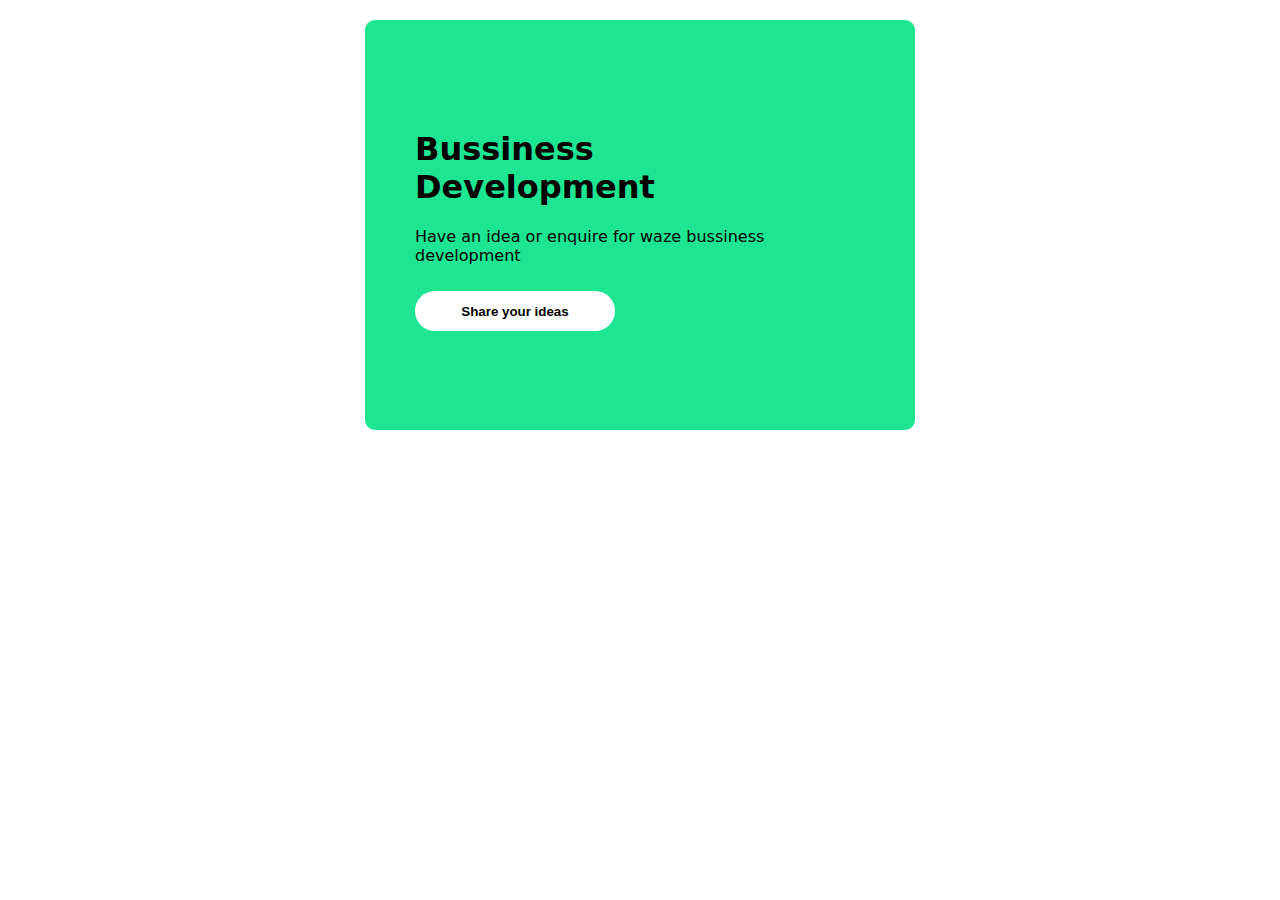
<file: css cards/1st card/index.html>
<!DOCTYPE html>
<html lang="en">
<head>
    <meta charset="UTF-8">
    <meta name="viewport" content="width=device-width, initial-scale=1.0">
    <title>Document</title>
    <link rel="stylesheet" href="style.css">
</head>
<body>
    <div class="main">
        <h1>Bussiness Development</h1>
        <p class="info">Have an idea or enquire for waze bussiness development</p>
        <button class="btn">Share your ideas</button>
    </div>
</body>
</html>
</file>
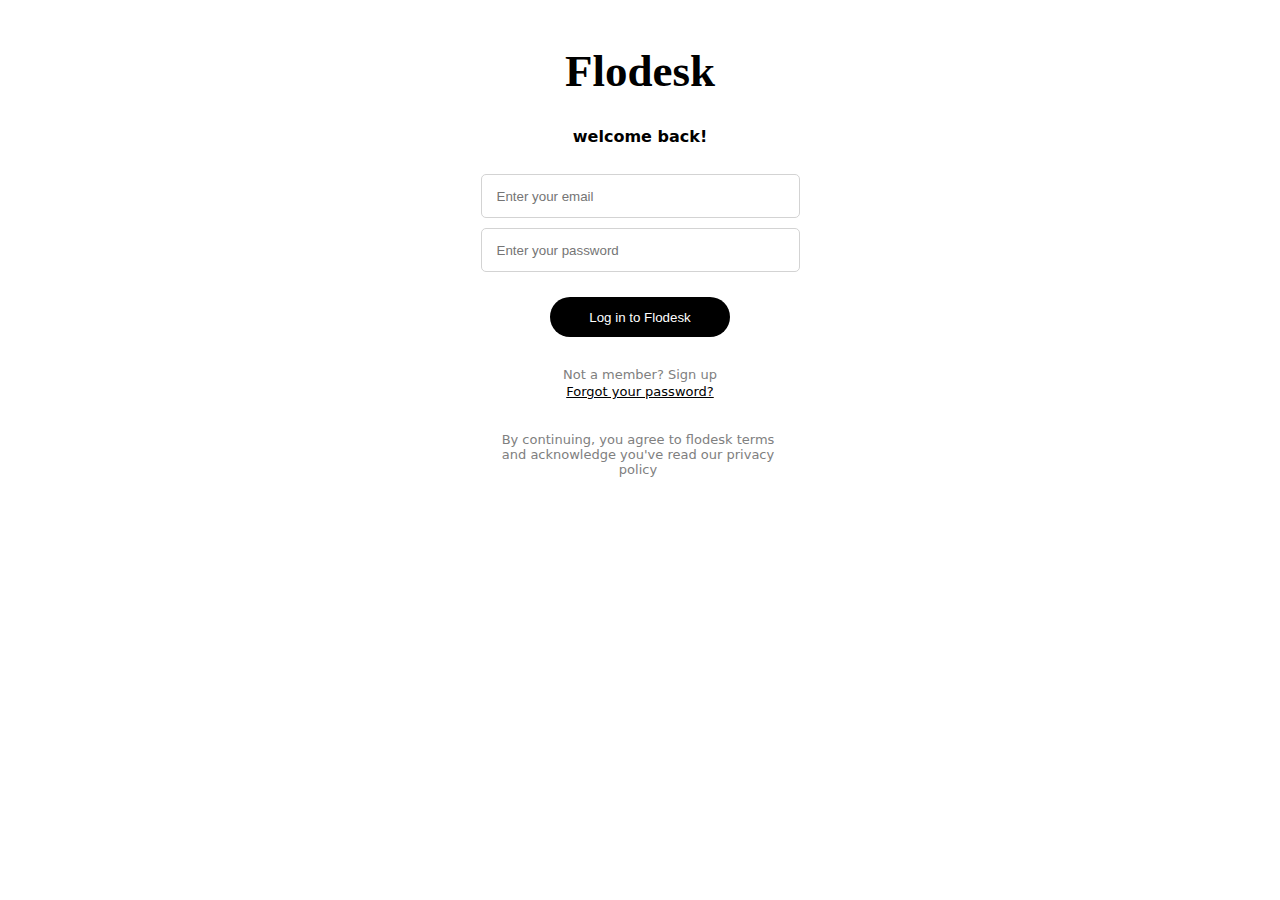
<file: css cards/4th card/index.html>
<!DOCTYPE html>
<html lang="en">
<head>
    <meta charset="UTF-8">
    <meta name="viewport" content="width=device-width, initial-scale=1.0">
    <title>Document</title>
    <link rel="stylesheet" href="style.css">
</head>
<body>
    <div class="main">

        <h1 style="font-family: GrandeeCP;">Flodesk</h1>
        <p style="font-weight: bold; font-size: medium;margin: 28px;">welcome back!</p>

        <div class="write">
          <input type="email" class="input" placeholder="Enter your email">
          <input type="password" class="input" placeholder="Enter your password">
        </div>

        <button class="btn">Log in to Flodesk</button>

        <div>
         <p style="color: gray;margin: 15px 0 -11px;">Not a member? Sign up</p>
         <p style="text-decoration: underline;">Forgot your password?</p>
        </div>

        <p style="color: gray; padding: 20px 46px 0 42px ;">
            By continuing, you agree to flodesk terms and acknowledge you've read our privacy policy
        </p>

    </div>
</body>
</html>
</file>
<file: css cards/1st card/style.css>
.main{
    background-color: rgb(29, 229, 146);
    height: 250px;
    width: 450px;
    margin: 20px auto;
    padding: 80px 50px;
    border-radius: 10px;
    font-family: system-ui, -apple-system, BlinkMacSystemFont, 'Segoe UI', Roboto, Oxygen, Ubuntu, Cantarell, 'Open Sans', 'Helvetica Neue', sans-serif;
}
h1{
    margin-top: 30px;
    width: 80px;
}
.btn{
    background-color: white;
    color: black;
    font-weight: bolder;
    border: none;
    height: 40px;
    width: 200px;
    margin-top: 10px;
    border-radius: 50px;

}
</file>
<file: css cards/4th card/style.css>
.main{
    width: 500px;
    height: 550px;
   
    margin: 40px auto;
    text-align: center;
    padding: 0 60px;
    box-sizing: border-box;
    font-family: system-ui, -apple-system, BlinkMacSystemFont, 'Segoe UI', Roboto, Oxygen, Ubuntu, Cantarell, 'Open Sans', 'Helvetica Neue', sans-serif;
    font-size: small;
}

h1{
    margin-top: 45px;
   font-size:45px;
}
/* .write{
    margin: 20px;
    width: 300px;
    align-items: center;
    box-sizing: border-box;
    
} */

.input{
height: 40px;
width: 300px;
padding-left: 15px;
color: black;
margin-bottom: 10px;
border: 1px solid lightgray;
border-radius: 5px;
}
.btn{
    background-color: black;
    color: white;
    border: none;
    height: 40px;
    width:180px;
    border-radius: 50px;
    margin: 15px 0;

}
</file>
